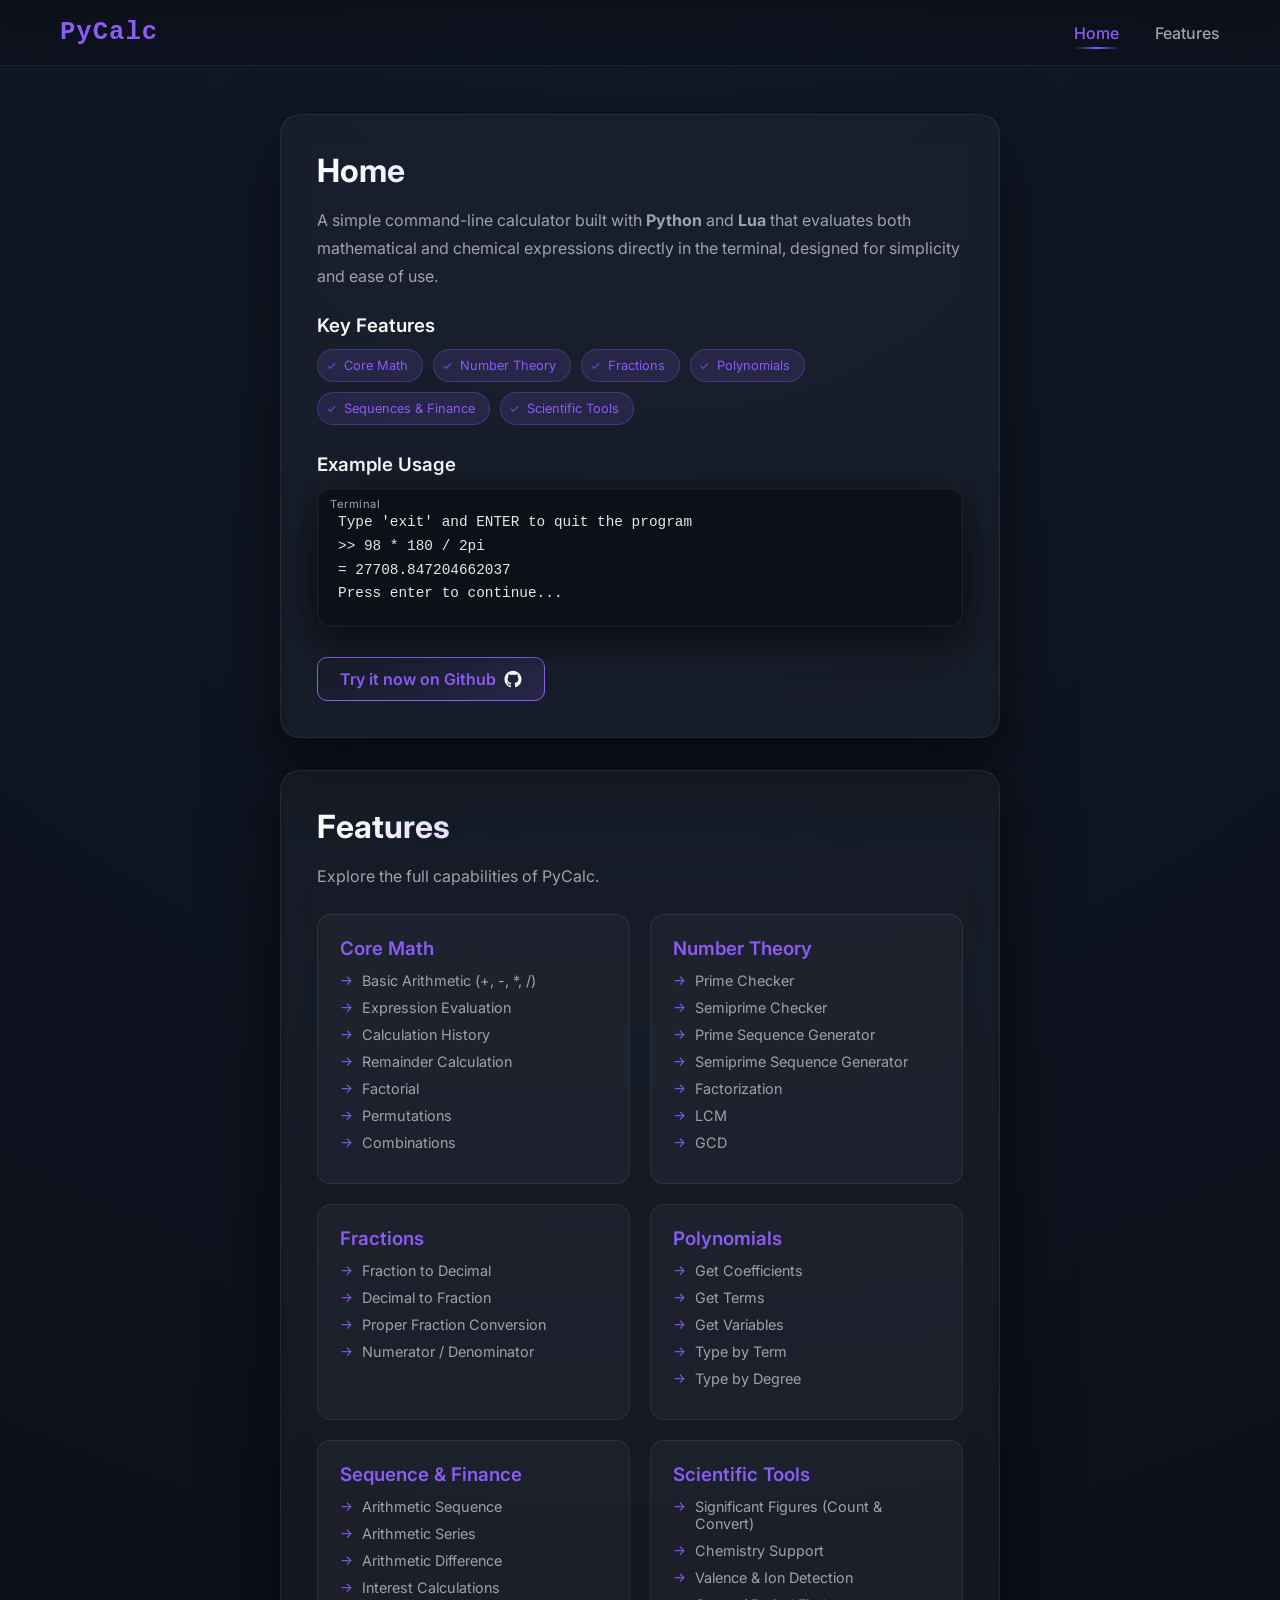
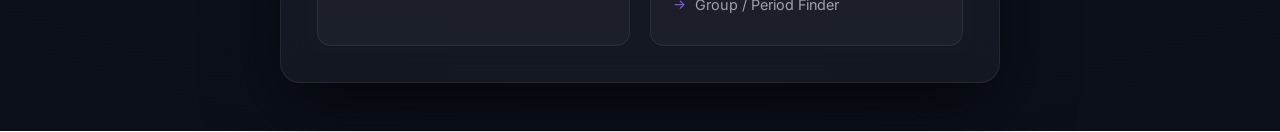
<file: docs/index.html>
<!DOCTYPE html>
<html lang="en">

<head>
    <meta charset="UTF-8">
    <meta name="viewport" content="width=device-width, initial-scale=1.0">
    <title>PyCalc</title>
    <link rel="preconnect" href="https://fonts.googleapis.com">
    <link rel="preconnect" href="https://fonts.gstatic.com" crossorigin>
    <link href="https://fonts.googleapis.com/css2?family=Inter:wght@400;600;700&display=swap" rel="stylesheet">
    <link rel="stylesheet" href="styles.css" />
</head>

<body>
    <header class="header">
        <h1 class="logo">PyCalc</h1>
        <nav>
            <ul id="options">
                <li class="active">Home</li>
                <li>Features</li>
            </ul>
        </nav>
    </header>
    <main>
        <section id="home-section" class="page">
            <h2>Home</h2>
            <p>
                A simple command-line calculator built with <b>Python</b> and <b>Lua</b> that evaluates both
                mathematical and
                chemical expressions directly in the terminal, designed for simplicity and ease of use.
            </p>
            <h3>Key Features</h3>
            <ul id="features"></ul>
            <h3>Example Usage</h3>
            <div class="code-preview">
                <pre><code>Type 'exit' and ENTER to quit the program
>> 98 * 180 / 2pi
= 27708.847204662037
Press enter to continue...</code></pre>
            </div>
            <a href="https://github.com/an0nym9/pycalc" target="_blank" class="github-btn">
                <span>Try it now on Github</span>
                <svg viewBox="0 0 128 128">
                    <g fill="#fff">
                        <path fill-rule="evenodd" clip-rule="evenodd"
                            d="M64 5.103c-33.347 0-60.388 27.035-60.388 60.388 0 26.682 17.303 49.317 41.297 57.303 3.017.56 4.125-1.31 4.125-2.905 0-1.44-.056-6.197-.082-11.243-16.8 3.653-20.345-7.125-20.345-7.125-2.747-6.98-6.705-8.836-6.705-8.836-5.48-3.748.413-3.67.413-3.67 6.063.425 9.257 6.223 9.257 6.223 5.386 9.23 14.127 6.562 17.573 5.02.542-3.903 2.107-6.568 3.834-8.076-13.413-1.525-27.514-6.704-27.514-29.843 0-6.593 2.36-11.98 6.223-16.21-.628-1.52-2.695-7.662.584-15.98 0 0 5.07-1.623 16.61 6.19C53.7 35 58.867 34.327 64 34.304c5.13.023 10.3.694 15.127 2.033 11.526-7.813 16.59-6.19 16.59-6.19 3.287 8.317 1.22 14.46.593 15.98 3.872 4.23 6.215 9.617 6.215 16.21 0 23.194-14.127 28.3-27.574 29.796 2.167 1.874 4.097 5.55 4.097 11.183 0 8.08-.07 14.583-.07 16.572 0 1.607 1.088 3.49 4.148 2.897 23.98-7.994 41.263-30.622 41.263-57.294C124.388 32.14 97.35 5.104 64 5.104z">
                        </path>
                        <path
                            d="M26.484 91.806c-.133.3-.605.39-1.035.185-.44-.196-.685-.605-.543-.906.13-.31.603-.395 1.04-.188.44.197.69.61.537.91zm2.446 2.729c-.287.267-.85.143-1.232-.28-.396-.42-.47-.983-.177-1.254.298-.266.844-.14 1.24.28.394.426.472.984.17 1.255zM31.312 98.012c-.37.258-.976.017-1.35-.52-.37-.538-.37-1.183.01-1.44.373-.258.97-.025 1.35.507.368.545.368 1.19-.01 1.452zm3.261 3.361c-.33.365-1.036.267-1.552-.23-.527-.487-.674-1.18-.343-1.544.336-.366 1.045-.264 1.564.23.527.486.686 1.18.333 1.543zm4.5 1.951c-.147.473-.825.688-1.51.486-.683-.207-1.13-.76-.99-1.238.14-.477.823-.7 1.512-.485.683.206 1.13.756.988 1.237zm4.943.361c.017.498-.563.91-1.28.92-.723.017-1.308-.387-1.315-.877 0-.503.568-.91 1.29-.924.717-.013 1.306.387 1.306.88zm4.598-.782c.086.485-.413.984-1.126 1.117-.7.13-1.35-.172-1.44-.653-.086-.498.422-.997 1.122-1.126.714-.123 1.354.17 1.444.663zm0 0">
                        </path>
                    </g>
                </svg>
            </a>
        </section>
        <section class="page">
            <h2>Features</h2>
            <p>Explore the full capabilities of PyCalc.</p>
            <div id="features-grid" class="feature-grid">
        </section>
    </main>
    <script src="script.js"></script>
</body>

</html>
</file>
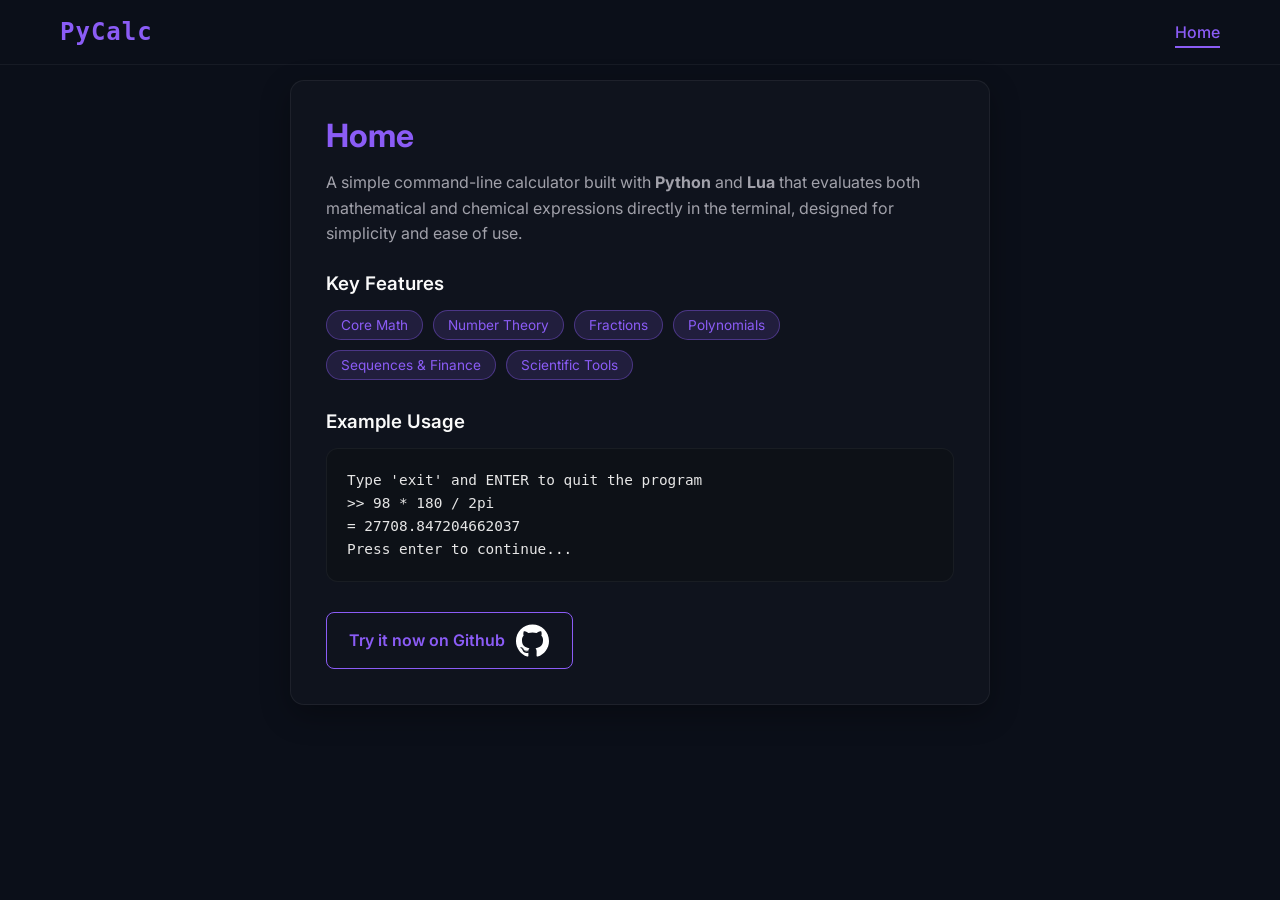
<file: website/index.html>
<!DOCTYPE html>
<html lang="en">

<head>
    <meta charset="UTF-8">
    <meta name="viewport" content="width=device-width, initial-scale=1.0">
    <title>PyCalc</title>
    <link rel="preconnect" href="https://fonts.googleapis.com">
    <link rel="preconnect" href="https://fonts.gstatic.com" crossorigin>
    <link href="https://fonts.googleapis.com/css2?family=Inter:wght@400;600;700&display=swap" rel="stylesheet">
    <link rel="stylesheet" href="styles.css" />
</head>

<body>
    <header class="header">
        <h1 class="logo">PyCalc</h1>
        <nav>
            <ul id="options">
                <li class="active">Home</li>
            </ul>
        </nav>
    </header>
    <main>
        <section id="home-section" class="page">
            <h2>Home</h2>
            <p>
                A simple command-line calculator built with <b>Python</b> and <b>Lua</b> that evaluates both
                mathematical and
                chemical expressions directly in the terminal, designed for simplicity and ease of use.
            </p>
            <h3>Key Features</h3>
            <ul id="features"></ul>
            <h3>Example Usage</h3>
            <div class="code-preview">
                <pre><code>Type 'exit' and ENTER to quit the program
>> 98 * 180 / 2pi
= 27708.847204662037
Press enter to continue...</code></pre>
            </div>
            <a href="https://github.com/an0nym9/pycalc" target="_blank" class="github-btn">
                <span>Try it now on Github</span>
                <svg viewBox="0 0 128 128">
                    <g fill="#fff">
                        <path fill-rule="evenodd" clip-rule="evenodd"
                            d="M64 5.103c-33.347 0-60.388 27.035-60.388 60.388 0 26.682 17.303 49.317 41.297 57.303 3.017.56 4.125-1.31 4.125-2.905 0-1.44-.056-6.197-.082-11.243-16.8 3.653-20.345-7.125-20.345-7.125-2.747-6.98-6.705-8.836-6.705-8.836-5.48-3.748.413-3.67.413-3.67 6.063.425 9.257 6.223 9.257 6.223 5.386 9.23 14.127 6.562 17.573 5.02.542-3.903 2.107-6.568 3.834-8.076-13.413-1.525-27.514-6.704-27.514-29.843 0-6.593 2.36-11.98 6.223-16.21-.628-1.52-2.695-7.662.584-15.98 0 0 5.07-1.623 16.61 6.19C53.7 35 58.867 34.327 64 34.304c5.13.023 10.3.694 15.127 2.033 11.526-7.813 16.59-6.19 16.59-6.19 3.287 8.317 1.22 14.46.593 15.98 3.872 4.23 6.215 9.617 6.215 16.21 0 23.194-14.127 28.3-27.574 29.796 2.167 1.874 4.097 5.55 4.097 11.183 0 8.08-.07 14.583-.07 16.572 0 1.607 1.088 3.49 4.148 2.897 23.98-7.994 41.263-30.622 41.263-57.294C124.388 32.14 97.35 5.104 64 5.104z">
                        </path>
                        <path
                            d="M26.484 91.806c-.133.3-.605.39-1.035.185-.44-.196-.685-.605-.543-.906.13-.31.603-.395 1.04-.188.44.197.69.61.537.91zm2.446 2.729c-.287.267-.85.143-1.232-.28-.396-.42-.47-.983-.177-1.254.298-.266.844-.14 1.24.28.394.426.472.984.17 1.255zM31.312 98.012c-.37.258-.976.017-1.35-.52-.37-.538-.37-1.183.01-1.44.373-.258.97-.025 1.35.507.368.545.368 1.19-.01 1.452zm3.261 3.361c-.33.365-1.036.267-1.552-.23-.527-.487-.674-1.18-.343-1.544.336-.366 1.045-.264 1.564.23.527.486.686 1.18.333 1.543zm4.5 1.951c-.147.473-.825.688-1.51.486-.683-.207-1.13-.76-.99-1.238.14-.477.823-.7 1.512-.485.683.206 1.13.756.988 1.237zm4.943.361c.017.498-.563.91-1.28.92-.723.017-1.308-.387-1.315-.877 0-.503.568-.91 1.29-.924.717-.013 1.306.387 1.306.88zm4.598-.782c.086.485-.413.984-1.126 1.117-.7.13-1.35-.172-1.44-.653-.086-.498.422-.997 1.122-1.126.714-.123 1.354.17 1.444.663zm0 0">
                        </path>
                    </g>
                </svg>
            </a>
        </section>
    </main>
    <script src="script.js"></script>
</body>

</html>
</file>
<file: docs/styles.css>
:root {
    --surface: #0b0f19;
    --surface-2: #0f1629;
    --surface-3: #111827;
    --accent: #8b5cf6;
    --accent-2: #6366f1;
    --accent-soft: rgba(139, 92, 246, 0.14);
    --text: #fafafa;
    --text-muted: #a1a1aa;
    --border: rgba(255, 255, 255, 0.07);
    --border-strong: rgba(139, 92, 246, 0.45);
    --glass: rgba(255, 255, 255, 0.035);
    --radius-sm: 10px;
    --radius: 14px;
    --radius-lg: 20px;
    --blur: 16px;
    --shadow-sm: 0 12px 30px rgba(0, 0, 0, 0.28);
    --shadow-md: 0 25px 70px rgba(0, 0, 0, 0.55);
    --shadow-accent: 0 15px 40px rgba(139, 92, 246, 0.35);
    --transition: 0.28s cubic-bezier(0.4, 0, 0.2, 1);
}

*,
*::before,
*::after {
    margin: 0;
    padding: 0;
    box-sizing: border-box;
}

body {
    font-family: 'Inter', sans-serif;
    color: var(--text);
    background: radial-gradient(circle at top, var(--surface-3), var(--surface));
    -webkit-font-smoothing: antialiased;
    user-select: none;
}

.header {
    display: flex;
    justify-content: space-between;
    align-items: center;
    padding: 18px clamp(20px, 5vw, 60px);
    position: sticky;
    top: 0;
    z-index: 10;
    backdrop-filter: blur(var(--blur));
    background: linear-gradient(to bottom, rgba(11, 15, 25, 0.8), rgba(11, 15, 25, 0.5));
    border-bottom: 1px solid var(--border);
}

.logo {
    font-family: 'Fira Code', monospace;
    font-size: 1.6rem;
    letter-spacing: 1px;
    color: var(--accent);
}

#options {
    list-style: none;
    display: flex;
    gap: clamp(18px, 3vw, 36px);
}

#options li {
    cursor: pointer;
    font-weight: 500;
    color: var(--text-muted);
    position: relative;
    transition: color var(--transition);
}

#options li::after {
    content: "";
    position: absolute;
    left: 50%;
    bottom: -6px;
    width: 0;
    height: 2px;
    background: linear-gradient(90deg, transparent, var(--accent), transparent);
    transform: translateX(-50%);
    transition: width var(--transition);
}

#options li:hover {
    color: var(--text);
}

#options li:hover::after,
#options li.active::after {
    width: 100%;
}

#options li.active {
    color: var(--accent);
}

main {
    padding: 48px 20px;
    display: flex;
    flex-direction: column;
    align-items: center;
    gap: 32px;
}

.page {
    width: 100%;
    max-width: 720px;
    padding: 36px;
    border-radius: var(--radius-lg);
    background: var(--glass);
    backdrop-filter: blur(var(--blur));
    border: 1px solid var(--border);
    box-shadow: var(--shadow-md);
    transition: transform var(--transition), border var(--transition), box-shadow var(--transition);
}

.page:hover {
    transform: translateY(-6px);
    border-color: var(--border-strong);
    box-shadow: var(--shadow-accent);
}

.page h2 {
    font-size: 2rem;
    margin-bottom: 16px;
    background: linear-gradient(90deg, #fff, var(--accent));
    -webkit-background-clip: text;
    background-clip: text;
    color: transparent;
}

.page h3 {
    margin-bottom: 12px;
    font-weight: 600;
}

.page p {
    color: var(--text-muted);
    line-height: 1.75;
    margin-bottom: 24px;
}

#features {
    display: flex;
    flex-wrap: wrap;
    gap: 10px;
    list-style: none;
    margin-bottom: 28px;
}

#features li {
    position: relative;
    padding: 8px 14px 8px 26px;
    border-radius: 999px;
    font-size: 0.8rem;
    background: var(--accent-soft);
    border: 1px solid rgba(139, 92, 246, 0.3);
    color: var(--accent);
    transition: var(--transition);
}

#features li::before {
    content: "✓";
    position: absolute;
    left: 8px;
    font-size: 0.75rem;
    opacity: 0.8;
}

#features li:hover {
    background: var(--accent);
    color: #fff;
    transform: translateY(-2px);
}

.code-preview {
    background: #0d1117;
    border: 1px solid var(--border);
    border-radius: var(--radius);
    padding: 22px 20px 20px;
    margin-bottom: 30px;
    overflow-x: auto;
    position: relative;
    box-shadow: inset 0 0 0 1px rgba(255, 255, 255, 0.025), 0 12px 40px rgba(0, 0, 0, 0.65);
}

.code-preview::before {
    content: "Terminal";
    position: absolute;
    top: 8px;
    left: 12px;
    font-size: 0.7rem;
    color: var(--text-muted);
    letter-spacing: 0.5px;
}

.code-preview code {
    font-family: 'Fira Code', monospace;
    font-size: 0.9rem;
    color: #e6e6e6;
    line-height: 1.65;
}

.page a {
    display: inline-flex;
    align-items: center;
    justify-content: center;
    margin: 0 auto;
    gap: 8px;
    padding: 11px 22px;
    border-radius: var(--radius-sm);
    border: 1px solid var(--accent);
    background: linear-gradient(135deg, transparent, rgba(139, 92, 246, 0.15));
    color: var(--accent);
    font-weight: 600;
    text-decoration: none;
    transition: var(--transition);
}

.page a:hover {
    background: linear-gradient(135deg, var(--accent), var(--accent-2));
    color: #fff;
    box-shadow: var(--shadow-accent);
    transform: translateY(-3px);
}

.page svg {
    width: 18px;
    height: 18px;
}

.feature-grid {
    display: grid;
    grid-template-columns: repeat(auto-fit, minmax(260px, 1fr));
    gap: 20px;
}

.feature-group {
    padding: 22px;
    border-radius: var(--radius);
    background: var(--glass);
    border: 1px solid var(--border);
    transition: transform var(--transition), border var(--transition), box-shadow var(--transition);
}

.feature-group:hover {
    transform: translateY(-6px);
    border-color: var(--accent);
    box-shadow: var(--shadow-sm);
}

.feature-group h3 {
    color: var(--accent);
    margin-bottom: 12px;
}

.feature-group ul {
    list-style: none;
}

.feature-group li {
    position: relative;
    font-size: 0.9rem;
    color: var(--text-muted);
    margin-bottom: 10px;
    padding-left: 22px;
    transition: var(--transition);
}

.feature-group li::before {
    content: "→";
    position: absolute;
    left: 0;
    color: var(--accent);
    font-size: 0.85rem;
    transition: transform var(--transition);
}

.feature-group li:hover {
    color: var(--text);
    transform: translateX(4px);
}

.feature-group li:hover::before {
    transform: translateX(4px);
}
</file>
<file: website/styles.css>
:root {
    --surface: #0B0F19;
    --accent: #8B5CF6;
    --muted: #A1A1AA;
    --text: #FAFAFA;
}

* {
    margin: 0;
    padding: 0;
    box-sizing: border-box;
}

body {
    font-family: 'Inter', sans-serif;
    color: var(--text);
    background-color: var(--surface);
    user-select: none;
}

.header {
    display: flex;
    justify-content: space-between;
    align-items: center;
    padding: 18px 60px;
    background-color: var(--surface);
    border-bottom: 1px solid rgba(255, 255, 255, 0.05);
}

.logo {
    font-family: 'Fira Code', monospace;
    font-size: 1.5rem;
    color: var(--accent);
    letter-spacing: 1px;
    margin: 0;
}

#options {
    list-style: none;
    display: flex;
    gap: 40px;
    margin: 0;
    padding: 0;
}

#options li {
    cursor: pointer;
    font-weight: 500;
    color: var(--muted);
    transition: all 0.3s ease;
    position: relative;
}

#options li:hover {
    color: var(--text);
}

#options li.active {
    color: var(--accent);
}

#options li.active::after {
    content: "";
    position: absolute;
    left: 0;
    bottom: -6px;
    width: 100%;
    height: 2px;
    background: var(--accent);
}

main {
    width: 100vw;
    padding: 15px;
    display: flex;
    align-items: center;
    justify-content: center;
    flex-direction: column;
    gap: 5px;
}

.page {
    width: 700px;
    padding: 35px;
    border: 1px solid rgba(255, 255, 255, 0.06);
    border-radius: 14px;
    background: rgba(255, 255, 255, 0.02);
    box-shadow: 0 10px 30px rgba(0, 0, 0, 0.3);
    transition: all 0.3s ease;
}

.page:hover {
    border-color: rgba(139, 92, 246, 0.4);
    box-shadow: 0 15px 45px rgba(0, 0, 0, 0.5);
}

.page h2 {
    font-size: 2rem;
    margin-bottom: 15px;
    color: var(--accent);
}

.page p {
    color: var(--muted);
    line-height: 1.6;
    margin-bottom: 25px;
}

.page h3 {
    margin-bottom: 15px;
    font-weight: 600;
}

#features {
    display: flex;
    flex-wrap: wrap;
    gap: 10px;
    list-style: none;
    margin-bottom: 30px;
}

#features li {
    padding: 6px 14px;
    border-radius: 20px;
    font-size: 0.85rem;
    background: rgba(139, 92, 246, 0.15);
    border: 1px solid rgba(139, 92, 246, 0.4);
    color: var(--accent);
    transition: all 0.25s ease;
}

#features li:hover {
    background: var(--accent);
    color: white;
    transform: translateY(-2px);
}

.code-preview {
    background: #0d1117;
    border: 1px solid rgba(255, 255, 255, 0.05);
    border-radius: 12px;
    padding: 20px;
    margin-bottom: 30px;
    overflow-x: auto;
}

.code-preview code {
    font-family: 'Fira Code', monospace;
    font-size: 0.9rem;
    color: #e6e6e6;
    line-height: 1.6;
}

.page a {
    display: inline-flex;
    align-items: center;
    gap: 10px;
    padding: 10px 22px;
    border-radius: 8px;
    border: 1px solid var(--accent);
    background: transparent;
    color: var(--accent);
    font-weight: 600;
    text-decoration: none;
    cursor: pointer;
    transition: all 0.3s ease;
}

.page a:hover {
    background: var(--accent);
    color: white;
    box-shadow: 0 8px 20px rgba(139, 92, 246, 0.4);
    transform: translateY(-2px);
}

.page svg {
    width: 35px;
}
</file>
